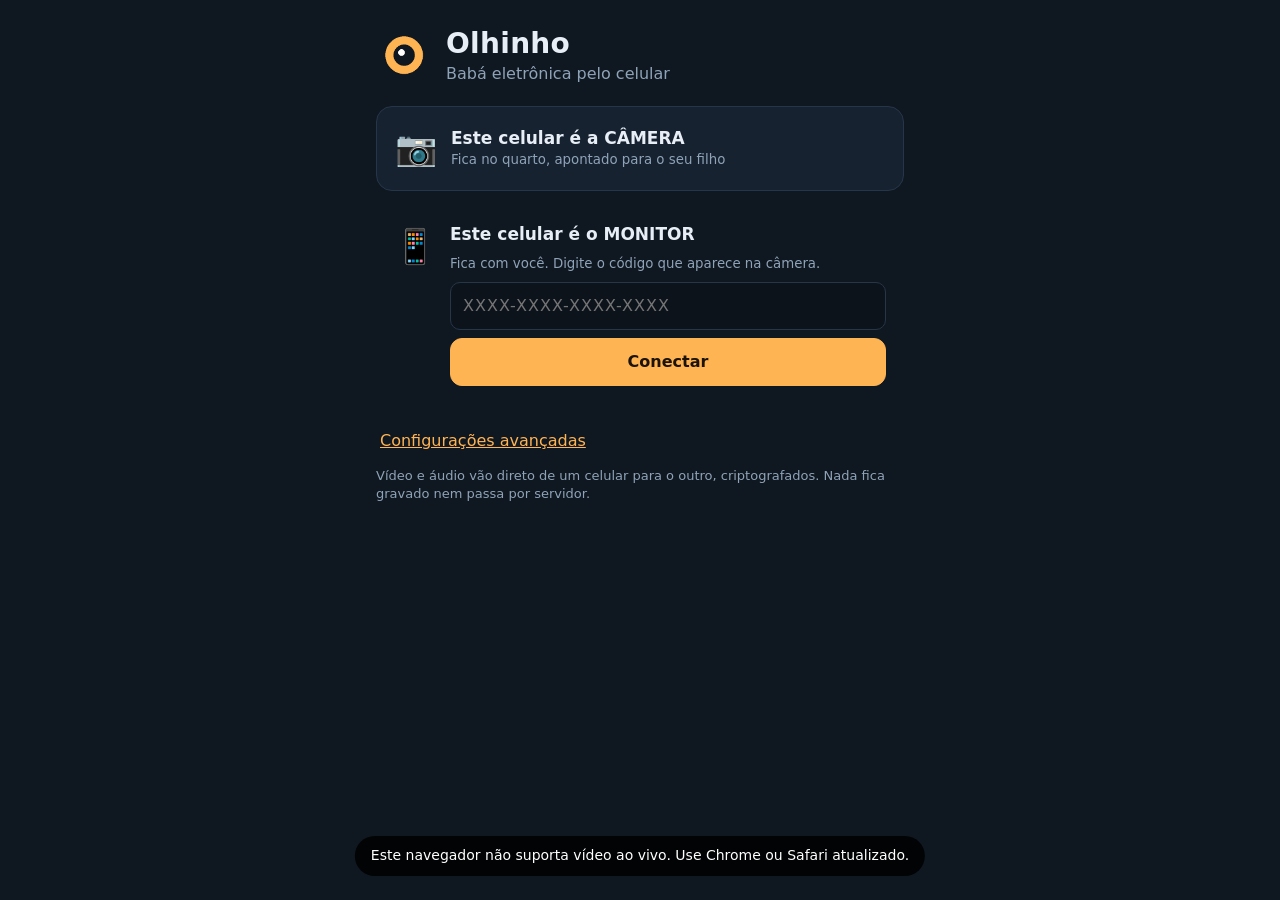
<file: app-olhinho/index.html>
<!doctype html>
<html lang="pt-BR">
<head>
<meta charset="utf-8">
<meta name="viewport" content="width=device-width,initial-scale=1,viewport-fit=cover">
<meta name="theme-color" content="#0f1720">
<meta name="apple-mobile-web-app-capable" content="yes">
<meta name="mobile-web-app-capable" content="yes">
<link rel="manifest" href="manifest.webmanifest">
<link rel="icon" href="icons/icon-192.png">
<link rel="apple-touch-icon" href="icons/icon-192.png">
<title>Olhinho</title>
<link rel="stylesheet" href="style.css">
</head>
<body>
<main>

  <!-- INÍCIO -->
  <section id="s-home">
    <header class="brand">
      <img src="icons/icon-192.png" alt="" width="56" height="56">
      <div><h1>Olhinho</h1><p>Babá eletrônica pelo celular</p></div>
    </header>

    <button class="card" id="btn-role-camera">
      <span class="emoji">📷</span>
      <span><strong>Este celular é a CÂMERA</strong><small>Fica no quarto, apontado para o seu filho</small></span>
    </button>

    <div class="card static">
      <span class="emoji">📱</span>
      <div class="grow">
        <strong>Este celular é o MONITOR</strong>
        <small>Fica com você. Digite o código que aparece na câmera.</small>
        <input id="in-code" type="text" inputmode="text" autocapitalize="characters" autocomplete="off" spellcheck="false" placeholder="XXXX-XXXX-XXXX-XXXX" maxlength="24">
        <button class="primary" id="btn-role-monitor">Conectar</button>
      </div>
    </div>

    <footer>
      <button class="link" id="btn-settings">Configurações avançadas</button>
      <p class="fine">Vídeo e áudio vão direto de um celular para o outro, criptografados. Nada fica gravado nem passa por servidor.</p>
    </footer>
  </section>

  <!-- CÂMERA -->
  <section id="s-camera" hidden>
    <div class="topbar">
      <button class="icon" id="cam-back" aria-label="Parar">✕</button>
      <h2>Câmera</h2>
      <span class="pill" id="cam-signal">…</span>
    </div>

    <div class="preview-wrap"><video id="cam-preview" autoplay muted playsinline></video><span class="badge" id="cam-viewers">Ninguém assistindo</span></div>

    <div class="codebox">
      <small>Código para o monitor</small>
      <div class="code" id="cam-code">----</div>
      <div class="row">
        <button id="cam-share">Compartilhar</button>
        <button id="cam-copy">Copiar</button>
        <button id="cam-newcode">Novo código</button>
      </div>
    </div>

    <div class="stats">
      <div><small>Som no quarto</small><div class="meter"><i id="cam-meter"></i></div></div>
      <div><small id="cam-info">—</small></div>
    </div>

    <div class="row">
      <button id="cam-flip">🔄 Trocar câmera</button>
      <button id="cam-lock">🔒 Bloquear novos acessos</button>
      <button class="primary" id="cam-dim">🌙 Escurecer tela</button>
    </div>
    <p class="fine">Deixe o celular <b>no carregador</b>, com o app aberto, e fora do alcance da criança. Prenda ou esconda o cabo.</p>
  </section>

  <!-- MONITOR -->
  <section id="s-monitor" hidden>
    <div class="topbar">
      <button class="icon" id="mon-back" aria-label="Sair">✕</button>
      <h2>Monitor</h2>
      <span class="pill" id="mon-state">…</span>
    </div>

    <div class="video-wrap" id="mon-wrap">
      <video id="mon-video" autoplay playsinline></video>
      <button class="tap" id="mon-tap" hidden>Toque para ver e ouvir</button>
      <span class="badge" id="mon-info"></span>
    </div>

    <div class="stats">
      <div><small>Som no quarto</small><div class="meter"><i id="mon-meter"></i><b id="mon-thresh"></b></div></div>
      <div class="sens"><small>Sensibilidade do alerta</small><input type="range" id="mon-sens" min="0" max="100" value="50"></div>
    </div>

    <button class="talk" id="mon-talk">🎙️ Segure para falar</button>

    <div class="row">
      <button id="mon-mute">🔊 Som</button>
      <button id="mon-night">🌗 Visão noturna</button>
      <button id="mon-flip">🔄 Trocar câmera</button>
      <button id="mon-full">⛶ Tela cheia</button>
      <button id="mon-dim">🌙 Escurecer</button>
    </div>
    <p class="fine">Mantenha o app aberto. Se você sair dele ou o celular bloquear, os alertas param.</p>
  </section>

</main>

<div id="dim" hidden><p>Toque duas vezes para acender</p></div>
<div id="toast" role="status" aria-live="polite"></div>

<dialog id="dlg-settings">
  <form method="dialog">
    <h3>Configurações avançadas</h3>
    <p class="fine">Só mude se a conexão pela internet móvel (4G/5G) não funcionar. Isso costuma exigir um servidor TURN.</p>
    <label>Servidor de sinalização (opcional)
      <input id="set-signal" type="text" placeholder="vazio = servidor público do PeerJS">
    </label>
    <label>Servidor TURN (opcional)
      <input id="set-turn" type="text" placeholder="turn:servidor:3478  ou  turns:servidor:443">
    </label>
    <label>Usuário TURN<input id="set-turn-user" type="text" autocomplete="off"></label>
    <label>Senha TURN<input id="set-turn-pass" type="password" autocomplete="off"></label>
    <div class="row">
      <button value="cancel">Cancelar</button>
      <button class="primary" id="set-save" value="ok">Salvar</button>
    </div>
  </form>
</dialog>

<script src="lib/peerjs.min.js"></script>
<script src="app.js"></script>
</body>
</html>
</file>
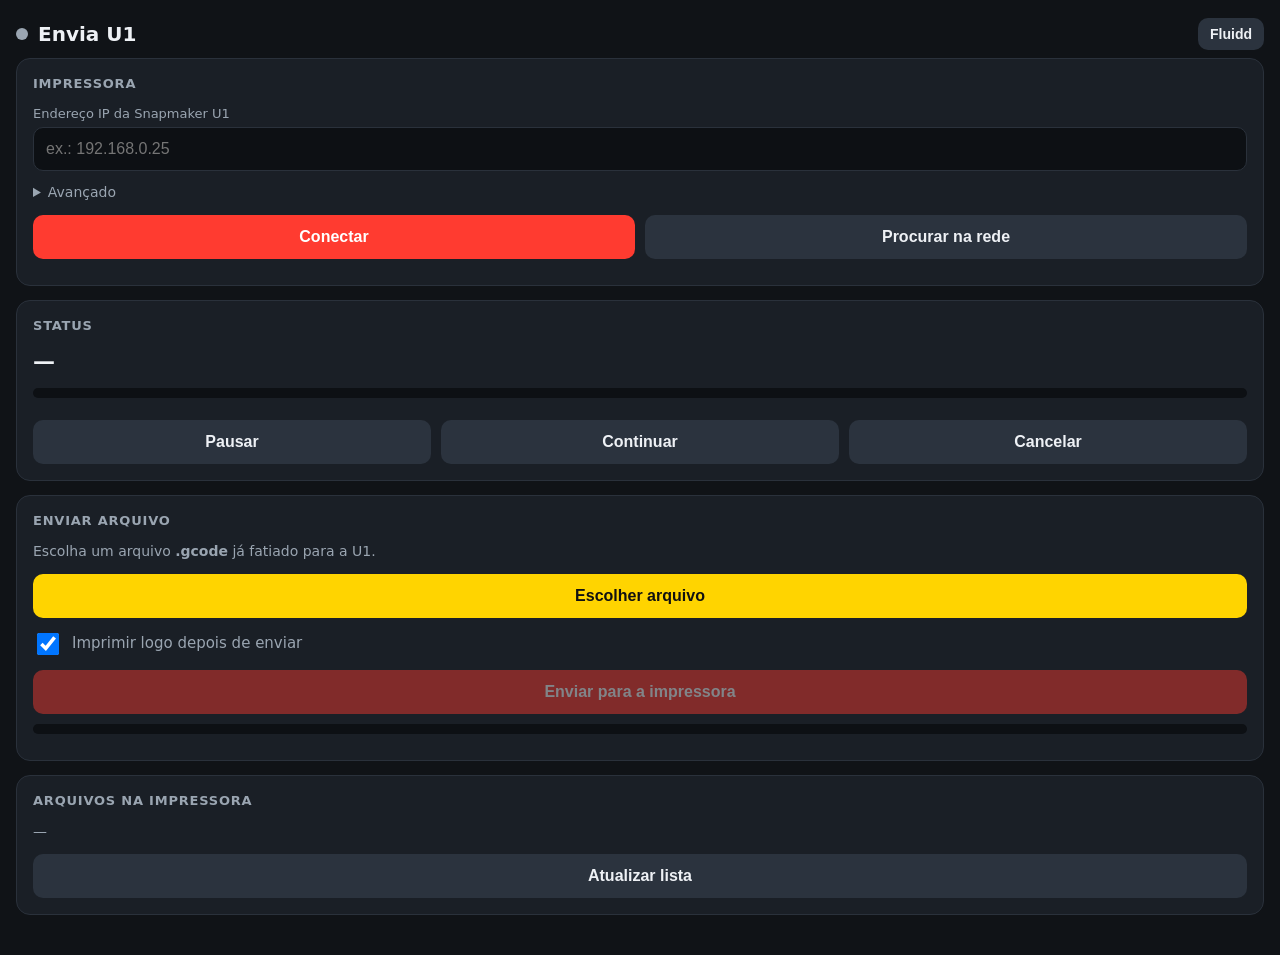
<file: app-impressora/assets/index.html>
<!doctype html>
<html lang="pt-BR">
<head>
<meta charset="utf-8">
<meta name="viewport" content="width=device-width, initial-scale=1, viewport-fit=cover">
<title>Envia U1</title>
<style>
  :root {
    --bg: #101317; --card: #1a1f26; --line: #2a313b; --text: #eef1f5; --muted: #9aa5b1;
    --accent: #ff3b30; --accent2: #ffd400; --ok: #34c759; --warn: #ff9f0a;
  }
  * { box-sizing: border-box; -webkit-tap-highlight-color: transparent; }
  body { margin: 0; background: var(--bg); color: var(--text); font: 16px/1.4 system-ui, Roboto, sans-serif; }
  header { padding: 18px 16px 8px; display: flex; align-items: center; gap: 10px; }
  header h1 { font-size: 20px; margin: 0; flex: 1; }
  .dot { width: 12px; height: 12px; border-radius: 50%; background: var(--muted); }
  .dot.ok { background: var(--ok); } .dot.err { background: var(--accent); }
  main { padding: 0 16px 40px; display: grid; gap: 14px; }
  .card { background: var(--card); border: 1px solid var(--line); border-radius: 14px; padding: 16px; }
  .card h2 { font-size: 13px; letter-spacing: .06em; text-transform: uppercase; color: var(--muted); margin: 0 0 12px; }
  label { display: block; font-size: 13px; color: var(--muted); margin: 10px 0 4px; }
  input[type=text] { width: 100%; padding: 12px; border-radius: 10px; border: 1px solid var(--line); background: #0d1014; color: var(--text); font-size: 16px; }
  button { appearance: none; border: 0; border-radius: 10px; padding: 13px 14px; font-size: 16px; font-weight: 600; background: #2b333e; color: var(--text); }
  button.primary { background: var(--accent); color: #fff; }
  button.yellow { background: var(--accent2); color: #111; }
  button:disabled { opacity: .45; }
  .row { display: flex; gap: 10px; margin-top: 12px; }
  .row > * { flex: 1; }
  .muted { color: var(--muted); font-size: 14px; }
  .big { font-size: 22px; font-weight: 700; }
  .bar { height: 10px; border-radius: 6px; background: #0d1014; overflow: hidden; margin-top: 10px; }
  .bar > div { height: 100%; width: 0; background: var(--accent2); transition: width .3s; }
  .temps { display: flex; flex-wrap: wrap; gap: 8px; margin-top: 10px; }
  .temps span { background: #0d1014; border-radius: 8px; padding: 6px 9px; font-size: 13px; }
  .file { display: flex; align-items: center; gap: 10px; padding: 10px 0; border-top: 1px solid var(--line); }
  .file:first-child { border-top: 0; }
  .file .n { flex: 1; word-break: break-all; font-size: 14px; }
  .file button { padding: 9px 12px; font-size: 14px; }
  .check { display: flex; align-items: center; gap: 10px; margin-top: 12px; font-size: 15px; }
  .check input { width: 22px; height: 22px; }
  .msg { margin-top: 10px; font-size: 14px; white-space: pre-wrap; }
  .msg.err { color: #ff8a80; } .msg.ok { color: #8be59c; } .msg.warn { color: #ffcc80; }
  #found button { width: 100%; margin-top: 8px; }
  details summary { color: var(--muted); font-size: 14px; margin-top: 12px; }
</style>
</head>
<body>
<header>
  <div id="dot" class="dot"></div>
  <h1>Envia U1</h1>
  <button id="btnWeb" style="padding:8px 12px;font-size:14px">Fluidd</button>
</header>
<main>

  <section class="card" id="cardCfg">
    <h2>Impressora</h2>
    <label for="ip">Endereço IP da Snapmaker U1</label>
    <input id="ip" type="text" inputmode="decimal" placeholder="ex.: 192.168.0.25" autocomplete="off">
    <details>
      <summary>Avançado</summary>
      <label for="key">Chave de API do Moonraker (opcional)</label>
      <input id="key" type="text" placeholder="deixe vazio se não usar" autocomplete="off">
    </details>
    <div class="row">
      <button id="btnSave" class="primary">Conectar</button>
      <button id="btnScan">Procurar na rede</button>
    </div>
    <div id="found"></div>
    <div id="cfgMsg" class="msg"></div>
  </section>

  <section class="card">
    <h2>Status</h2>
    <div id="state" class="big">—</div>
    <div id="job" class="muted"></div>
    <div class="bar"><div id="prog"></div></div>
    <div id="temps" class="temps"></div>
    <div class="row">
      <button id="btnPause">Pausar</button>
      <button id="btnResume">Continuar</button>
      <button id="btnCancel">Cancelar</button>
    </div>
  </section>

  <section class="card">
    <h2>Enviar arquivo</h2>
    <div class="muted">Escolha um arquivo <b>.gcode</b> já fatiado para a U1.</div>
    <div class="row"><button id="btnPick" class="yellow">Escolher arquivo</button></div>
    <div id="picked" class="msg"></div>
    <label class="check"><input id="chkPrint" type="checkbox" checked> Imprimir logo depois de enviar</label>
    <div class="row"><button id="btnSend" class="primary" disabled>Enviar para a impressora</button></div>
    <div class="bar"><div id="upbar"></div></div>
    <div id="upMsg" class="msg"></div>
  </section>

  <section class="card">
    <h2>Arquivos na impressora</h2>
    <div id="files" class="muted">—</div>
    <div class="row"><button id="btnFiles">Atualizar lista</button></div>
  </section>

</main>
<script>
const $ = id => document.getElementById(id);
const pend = {};
let seq = 0, picked = null, conectado = false;

function api(method, path) {
  return new Promise(res => {
    const id = 'r' + (++seq);
    pend[id] = res;
    Android.request(id, method, path);
  });
}
window.onResp = (id, status, text) => {
  const f = pend[id]; delete pend[id];
  let json = null; try { json = JSON.parse(text); } catch (e) {}
  f && f({ status, text, json });
};

function msg(el, text, cls) { el.textContent = text; el.className = 'msg ' + (cls || ''); }
function explicar(r) {
  if (r.status === 0) return 'Sem resposta da impressora. Confira o IP e se o celular está no mesmo Wi-Fi.\n(' + r.text + ')';
  if (r.status === 401 || r.status === 403) return 'A impressora recusou a conexão (erro ' + r.status + '). Ela precisa liberar este celular: veja "Avançado" ou o README do app.';
  const m = r.json && r.json.error && r.json.error.message;
  return 'Erro ' + r.status + (m ? ': ' + m : '');
}

// ---------- configuração ----------
const cfg = JSON.parse(Android.getConfig() || '{}');
$('ip').value = cfg.ip || '';
$('key').value = cfg.apikey || '';

$('btnSave').onclick = async () => {
  Android.setConfig($('ip').value, $('key').value);
  msg($('cfgMsg'), 'Conectando…');
  const r = await api('GET', '/server/info');
  if (r.status === 200) {
    const st = r.json.result.klippy_state;
    msg($('cfgMsg'), 'Conectado! (Klipper: ' + st + ')', 'ok');
    conectado = true; $('dot').className = 'dot ok';
    atualizarStatus(); listarArquivos();
  } else {
    conectado = false; $('dot').className = 'dot err';
    msg($('cfgMsg'), explicar(r), 'err');
  }
};

$('btnScan').onclick = () => {
  $('found').innerHTML = '';
  $('btnScan').disabled = true;
  msg($('cfgMsg'), 'Procurando impressoras na rede… (até 1 minuto)');
  Android.scan();
};
window.onScanFound = (ip, st) => {
  const b = document.createElement('button');
  b.textContent = 'Usar ' + ip + (st === 200 ? '' : ' (pede autorização)');
  b.onclick = () => { $('ip').value = ip; $('found').innerHTML = ''; $('btnSave').click(); };
  $('found').appendChild(b);
};
window.onScanDone = (n, info) => {
  $('btnScan').disabled = false;
  if (n === 0) msg($('cfgMsg'), 'Nenhuma impressora encontrada em ' + info + '. Digite o IP que aparece na tela da U1 (Configurações → Wi-Fi).', 'warn');
  else msg($('cfgMsg'), n + ' encontrada(s). Toque para usar.', 'ok');
};

$('btnWeb').onclick = () => Android.openUrl(Android.printerWebUrl());

// ---------- status ----------
const ESTADOS = { standby: 'Livre', printing: 'Imprimindo', paused: 'Pausada', complete: 'Concluída', cancelled: 'Cancelada', error: 'Erro' };
async function atualizarStatus() {
  if (!$('ip').value) return;
  const objs = 'print_stats&display_status&virtual_sdcard&heater_bed&extruder&extruder1&extruder2&extruder3&webhooks';
  const r = await api('GET', '/printer/objects/query?' + objs);
  if (r.status !== 200 || !r.json) {
    $('dot').className = 'dot err'; $('state').textContent = 'Sem conexão'; return;
  }
  $('dot').className = 'dot ok';
  const s = r.json.result.status;
  const ps = s.print_stats || {};
  const wh = s.webhooks || {};
  let estado = ESTADOS[ps.state] || ps.state || '—';
  if (wh.state && wh.state !== 'ready') estado = 'Klipper: ' + wh.state;
  $('state').textContent = estado;
  const pct = Math.round(100 * ((s.display_status && s.display_status.progress) || (s.virtual_sdcard && s.virtual_sdcard.progress) || 0));
  $('prog').style.width = pct + '%';
  let job = '';
  if (ps.filename) {
    job = ps.filename + ' — ' + pct + '%';
    if (ps.print_duration > 0 && pct > 0 && ps.state === 'printing') {
      const resta = ps.print_duration * (100 - pct) / pct;
      job += ' · faltam ~' + Math.round(resta / 60) + ' min';
    }
  }
  $('job').textContent = job;
  const t = [];
  ['extruder', 'extruder1', 'extruder2', 'extruder3'].forEach((k, i) => {
    if (s[k]) t.push('Cabeça ' + (i + 1) + ': ' + Math.round(s[k].temperature) + '°/' + Math.round(s[k].target) + '°');
  });
  if (s.heater_bed) t.push('Mesa: ' + Math.round(s.heater_bed.temperature) + '°/' + Math.round(s.heater_bed.target) + '°');
  $('temps').innerHTML = t.map(x => '<span>' + x + '</span>').join('');
  $('btnPause').disabled = ps.state !== 'printing';
  $('btnResume').disabled = ps.state !== 'paused';
  $('btnCancel').disabled = !(ps.state === 'printing' || ps.state === 'paused');
}
setInterval(() => { if (conectado) atualizarStatus(); }, 4000);

async function comando(path, pergunta) {
  if (pergunta && !confirm(pergunta)) return;
  const r = await api('POST', path);
  if (r.status !== 200) alert(explicar(r));
  setTimeout(atualizarStatus, 800);
}
$('btnPause').onclick = () => comando('/printer/print/pause');
$('btnResume').onclick = () => comando('/printer/print/resume');
$('btnCancel').onclick = () => comando('/printer/print/cancel', 'Cancelar a impressão atual?');

// ---------- enviar ----------
$('btnPick').onclick = () => Android.pickFile();
window.onFilePicked = (nome, tamanho) => {
  picked = nome;
  const mb = tamanho > 0 ? ' (' + (tamanho / 1048576).toFixed(1) + ' MB)' : '';
  const lower = nome.toLowerCase();
  if (lower.endsWith('.3mf') || lower.endsWith('.stl')) {
    msg($('picked'), nome + mb + '\nEste arquivo ainda não foi fatiado. A impressora só aceita .gcode — fatie antes no Snapmaker Orca.', 'err');
    $('btnSend').disabled = true;
    return;
  }
  const aviso = (lower.endsWith('.gcode') || lower.endsWith('.gco') || lower.endsWith('.g')) ? '' : '\nAtenção: o nome não termina em .gcode.';
  msg($('picked'), 'Arquivo: ' + nome + mb + aviso, aviso ? 'warn' : 'ok');
  $('btnSend').disabled = false;
};
$('btnSend').onclick = () => {
  if (!picked) return;
  Android.setConfig($('ip').value, $('key').value);
  let nome = picked.replace(/[\\/:*?"<>|]/g, '_');
  if (!/\.(gcode|gco|g)$/i.test(nome)) nome += '.gcode';
  $('btnSend').disabled = true;
  $('upbar').style.width = '0';
  msg($('upMsg'), 'Enviando…');
  Android.upload(nome, $('chkPrint').checked);
};
window.onUploadProgress = p => { $('upbar').style.width = p + '%'; msg($('upMsg'), 'Enviando… ' + p + '%'); };
window.onUploadDone = (status, text) => {
  $('btnSend').disabled = false;
  if (status === 200 || status === 201) {
    $('upbar').style.width = '100%';
    let started = false;
    try { started = JSON.parse(text).print_started; } catch (e) {}
    msg($('upMsg'), $('chkPrint').checked
      ? (started ? 'Enviado! A impressão começou. 🎉' : 'Enviado! Mas a impressora não iniciou sozinha — confira a tela da U1.')
      : 'Enviado! O arquivo está na impressora.', started || !$('chkPrint').checked ? 'ok' : 'warn');
    conectado = true; atualizarStatus(); listarArquivos();
  } else {
    let json = null; try { json = JSON.parse(text); } catch (e) {}
    msg($('upMsg'), explicar({ status, text, json }), 'err');
  }
};

// ---------- arquivos ----------
async function listarArquivos() {
  const r = await api('GET', '/server/files/list?root=gcodes');
  const box = $('files');
  if (r.status !== 200) { box.textContent = explicar(r); return; }
  const lista = r.json.result.sort((a, b) => b.modified - a.modified).slice(0, 15);
  if (!lista.length) { box.textContent = 'Nenhum arquivo.'; return; }
  box.innerHTML = '';
  lista.forEach(f => {
    const d = document.createElement('div'); d.className = 'file';
    const n = document.createElement('div'); n.className = 'n'; n.textContent = f.path;
    const b = document.createElement('button'); b.textContent = 'Imprimir';
    b.onclick = () => comando('/printer/print/start?filename=' + encodeURIComponent(f.path), 'Imprimir "' + f.path + '" agora?');
    d.append(n, b); box.appendChild(d);
  });
}
$('btnFiles').onclick = listarArquivos;

if (cfg.ip) $('btnSave').click();
</script>
</body>
</html>
</file>
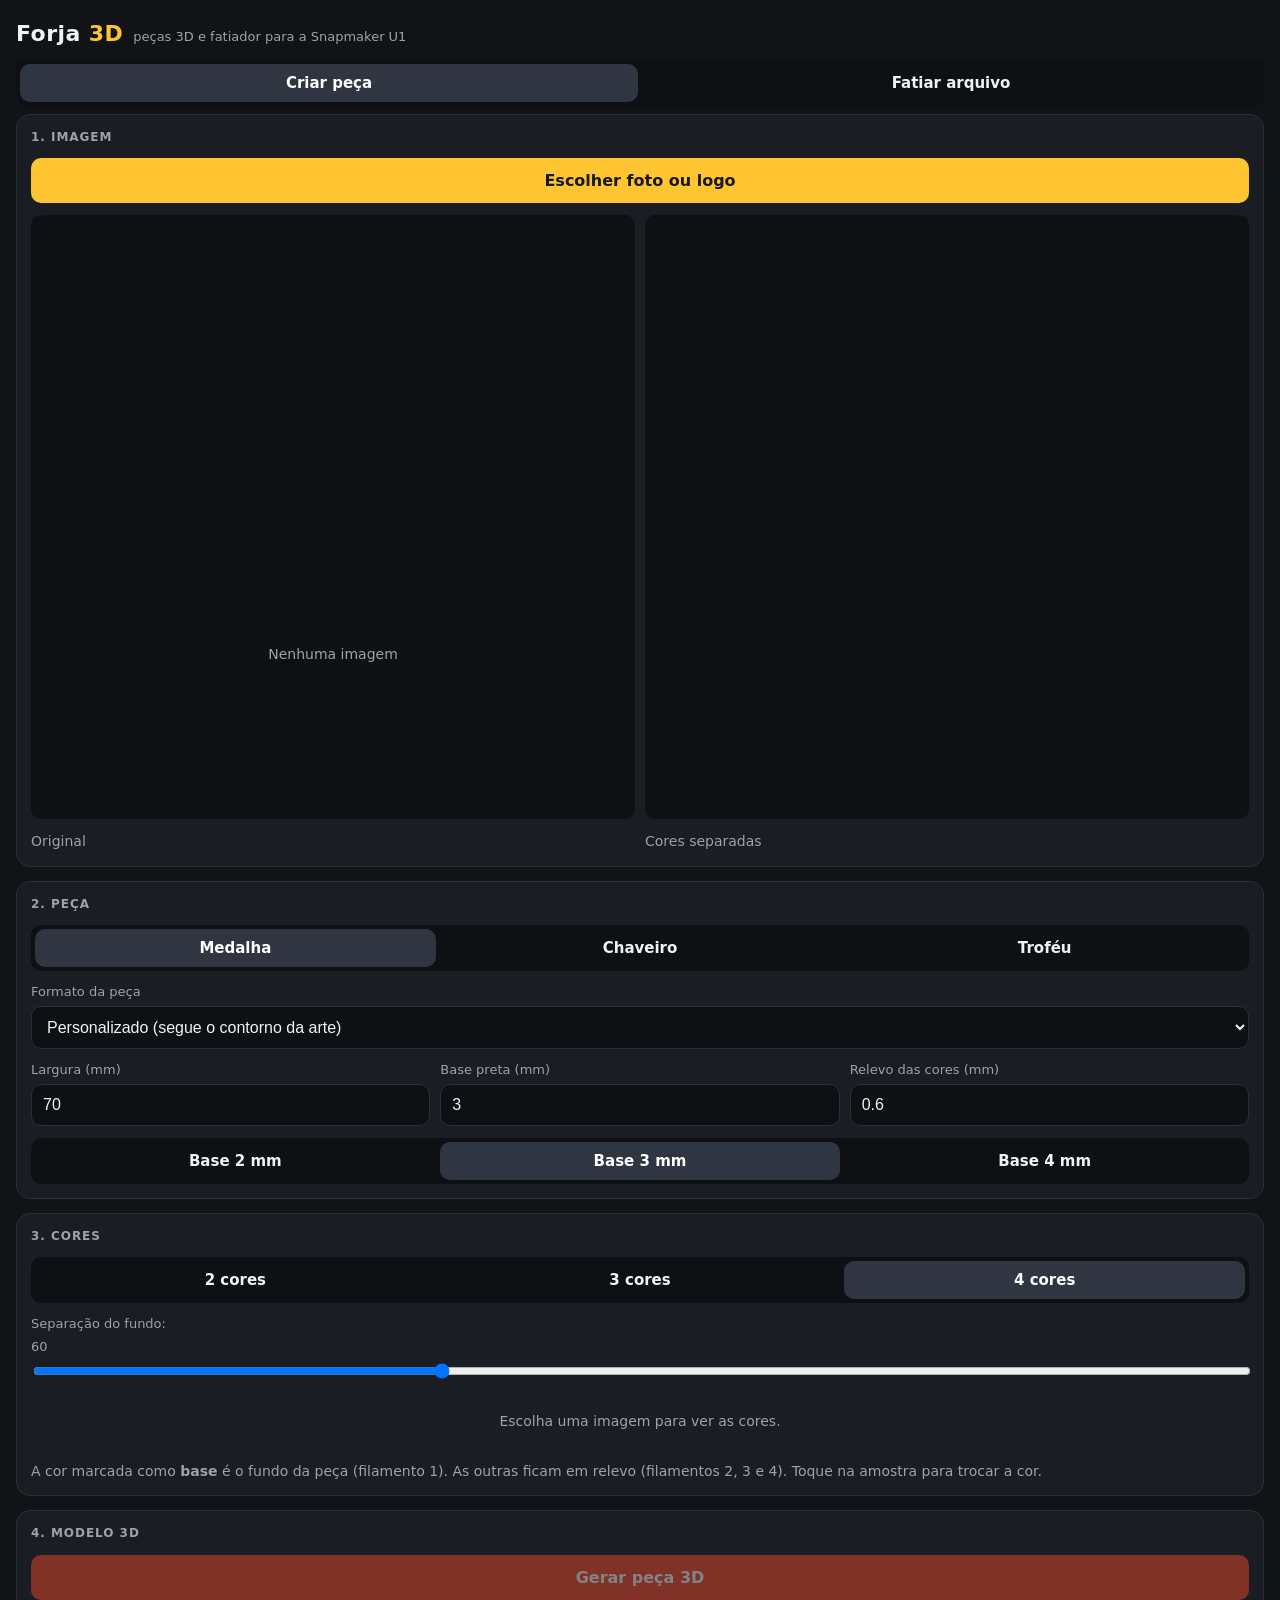
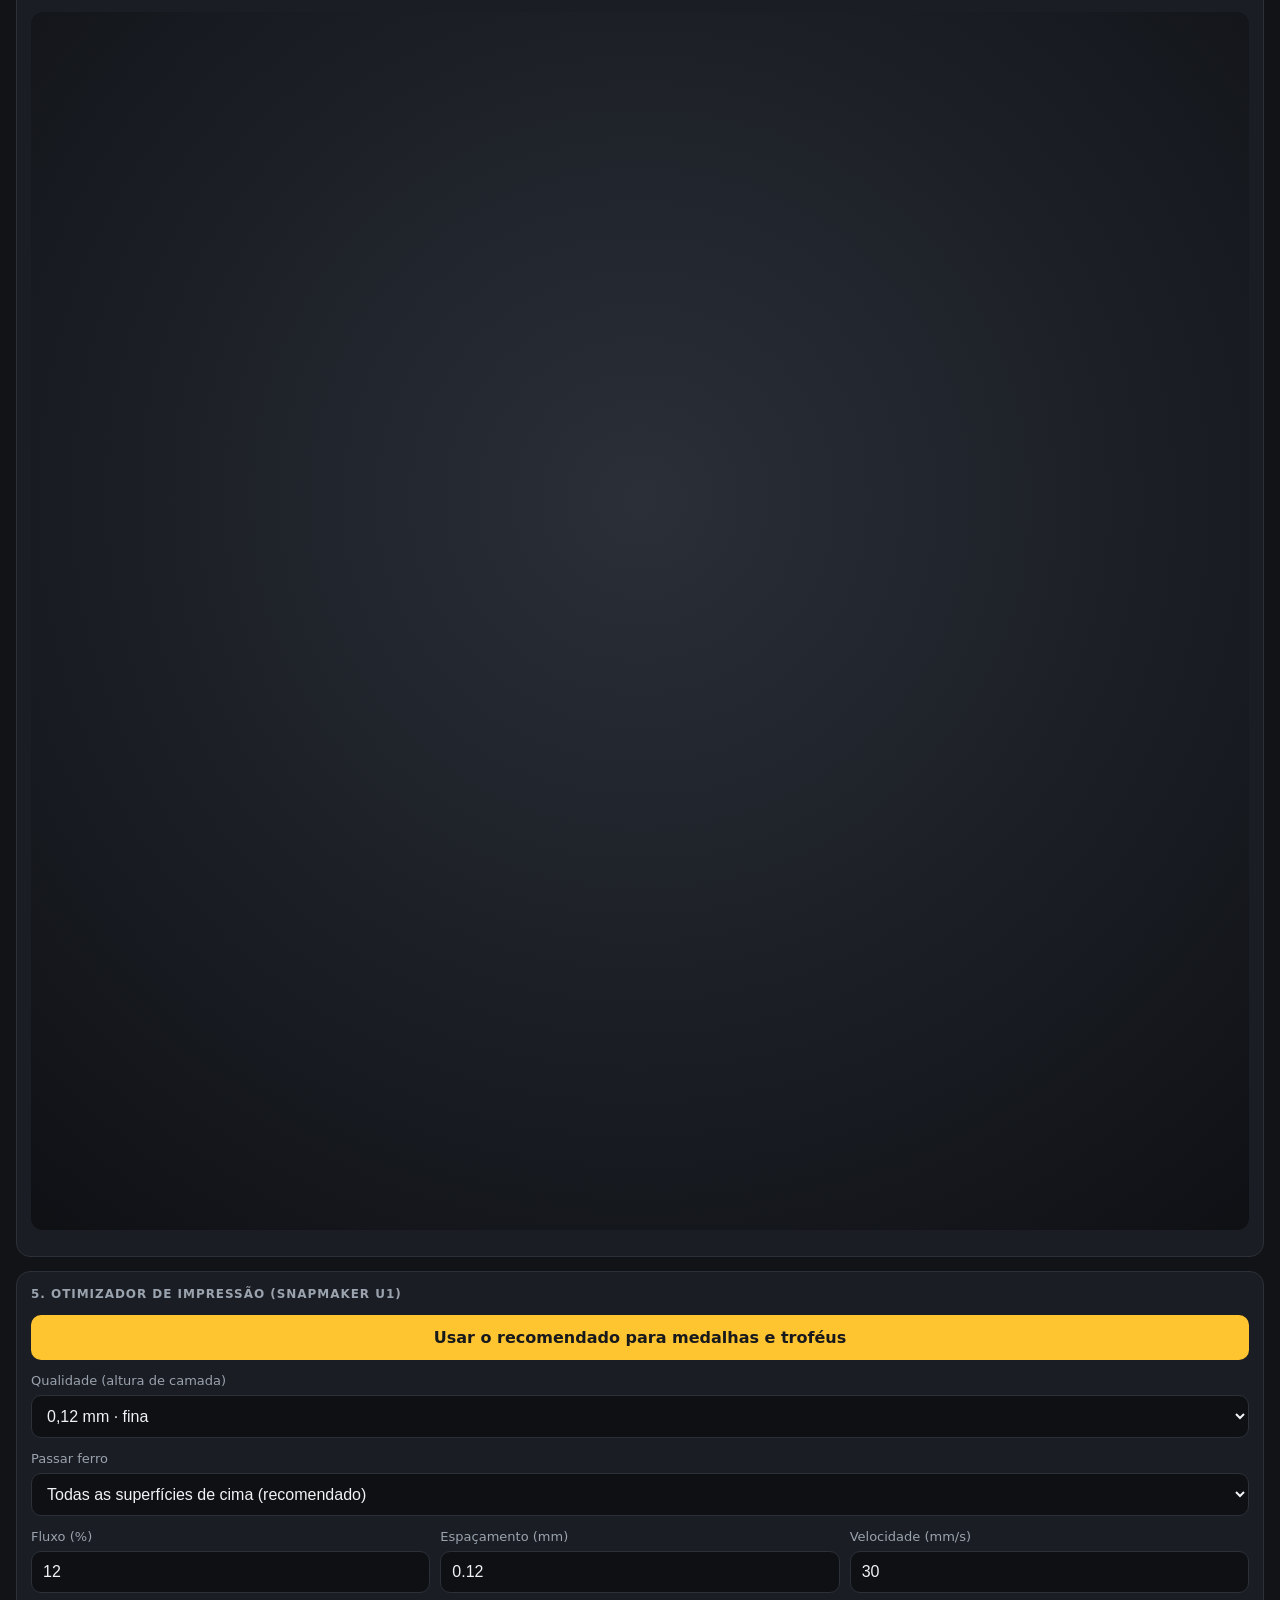
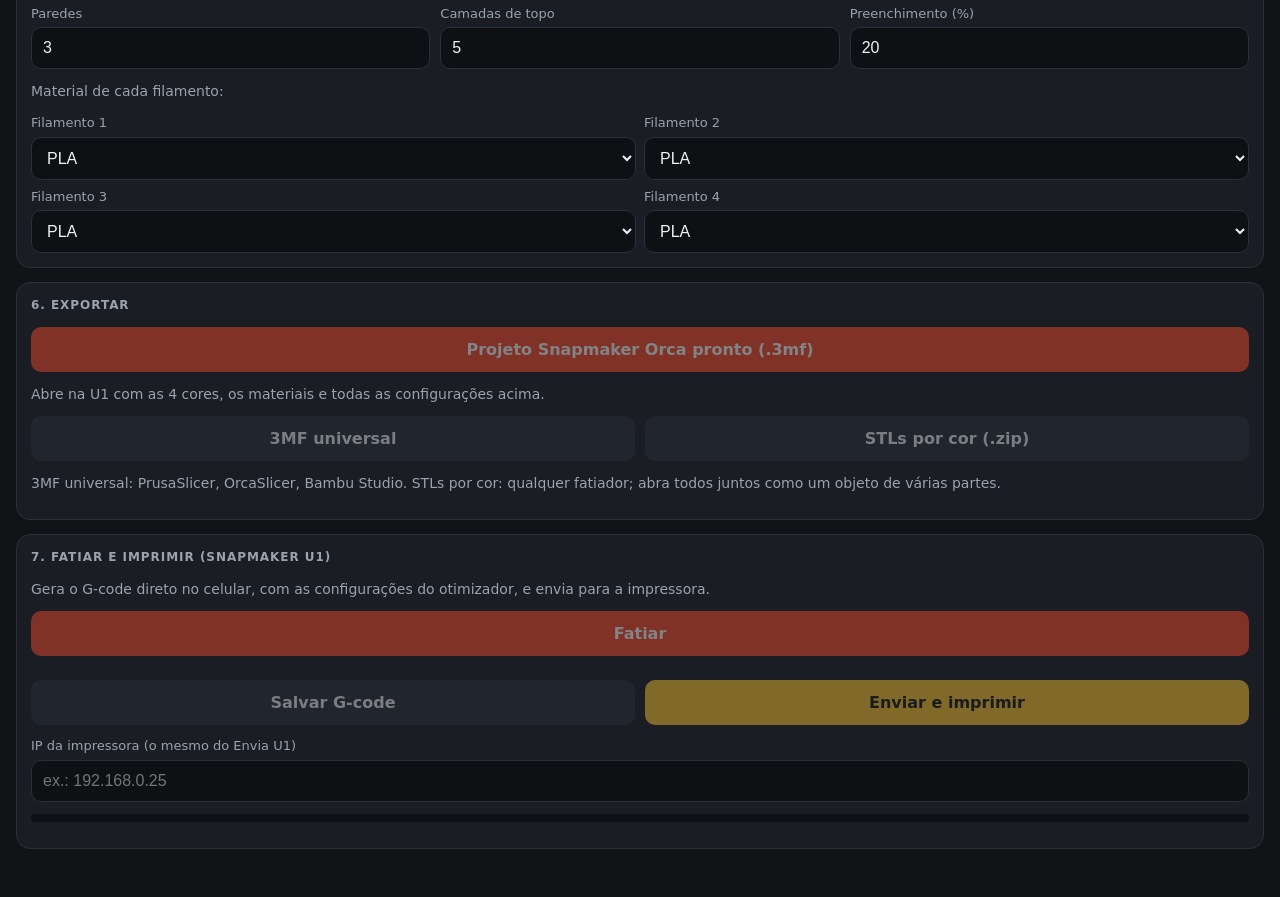
<file: app-medalhas/assets/index.html>
<!doctype html>
<html lang="pt-BR">
<head>
<meta charset="utf-8">
<meta name="viewport" content="width=device-width, initial-scale=1, viewport-fit=cover">
<title>Forja 3D</title>
<style>
  :root {
    --bg: #111317; --card: #1a1d23; --line: #2b3039; --text: #f0f2f5; --muted: #9aa3ae;
    --accent: #ff4d2e; --gold: #ffc531; --ok: #38c172; --err: #ff6b6b;
  }
  * { box-sizing: border-box; -webkit-tap-highlight-color: transparent; }
  html, body { margin: 0; background: var(--bg); color: var(--text); font: 16px/1.45 system-ui, Roboto, sans-serif; }
  header { padding: 18px 16px 6px; display: flex; align-items: baseline; gap: 10px; }
  header h1 { margin: 0; font-size: 22px; letter-spacing: .02em; }
  header h1 b { color: var(--gold); }
  header span { color: var(--muted); font-size: 13px; }
  main { padding: 8px 16px 48px; display: grid; gap: 14px; }
  .card { background: var(--card); border: 1px solid var(--line); border-radius: 14px; padding: 14px; display: grid; gap: 12px; }
  .card h2 { margin: 0; font-size: 12px; text-transform: uppercase; letter-spacing: .08em; color: var(--muted); }
  button { appearance: none; border: 0; border-radius: 10px; padding: 13px 14px; font: 600 16px system-ui, Roboto, sans-serif; background: #2a303a; color: var(--text); }
  button.primary { background: var(--accent); color: #fff; }
  button.gold { background: var(--gold); color: #17191c; }
  button:disabled { opacity: .45; }
  .row { display: flex; gap: 10px; flex-wrap: wrap; }
  .row > * { flex: 1 1 0; min-width: 0; }
  .seg { display: flex; background: #0e1014; border-radius: 10px; padding: 4px; gap: 4px; }
  .seg button { flex: 1; padding: 10px 6px; background: transparent; font-size: 15px; }
  .seg button.on { background: #2f3642; color: #fff; }
  label.f { display: grid; gap: 4px; font-size: 13px; color: var(--muted); }
  input[type=number] { width: 100%; padding: 11px; border-radius: 10px; border: 1px solid var(--line); background: #0e1014; color: var(--text); font-size: 16px; }
  input[type=range] { width: 100%; }
  .imgs { display: grid; grid-template-columns: 1fr 1fr; gap: 10px; }
  .imgs figure { margin: 0; background: #0e1014; border-radius: 10px; aspect-ratio: 1; display: grid; place-items: center; overflow: hidden; }
  .imgs img, .imgs canvas { max-width: 100%; max-height: 100%; }
  .imgs figcaption { font-size: 12px; color: var(--muted); text-align: center; margin-top: 4px; }
  .cores { display: grid; gap: 8px; }
  .cor { display: flex; align-items: center; gap: 10px; background: #0e1014; border-radius: 10px; padding: 8px 10px; }
  .cor input[type=color] { width: 40px; height: 34px; border: 0; padding: 0; background: none; }
  .cor .n { flex: 1; font-size: 14px; }
  .cor .tag { font-size: 12px; padding: 3px 8px; border-radius: 99px; background: #2a303a; color: var(--muted); }
  .cor .tag.base { background: var(--gold); color: #17191c; font-weight: 700; }
  .cor button { padding: 7px 10px; font-size: 13px; }
  #view { width: 100%; aspect-ratio: 1; border-radius: 12px; background: radial-gradient(circle at 50% 40%, #2a2f38, #0e1014); touch-action: none; display: block; }
  .msg { font-size: 14px; color: var(--muted); white-space: pre-wrap; }
  .msg.err { color: var(--err); } .msg.ok { color: var(--ok); }
  .dim { font-variant-numeric: tabular-nums; font-size: 14px; color: var(--muted); }
  .vazio { color: var(--muted); font-size: 14px; text-align: center; padding: 18px 8px; }
  #inFoto { display: none; }
  select { width: 100%; padding: 11px; border-radius: 10px; border: 1px solid var(--line); background: #0e1014; color: var(--text); font-size: 16px; }
  .grade { display: grid; grid-template-columns: repeat(auto-fill, minmax(92px, 1fr)); gap: 8px; }
  .grade button { padding: 8px 6px; font-size: 12px; font-weight: 600; display: grid; gap: 4px; justify-items: center; background: #0e1014; border: 2px solid transparent; }
  .grade button.on { border-color: var(--gold); }
  .grade canvas { width: 72px; height: 48px; }
  .grade2 { display: grid; grid-template-columns: 1fr 1fr; gap: 8px; }
  [hidden] { display: none !important; }
  .abas { margin: 4px 16px 0; }
  #view2 { width: 100%; aspect-ratio: 1; border-radius: 12px; background: radial-gradient(circle at 50% 40%, #2a2f38, #0e1014); touch-action: none; display: block; }
  #inModelo { display: none; }
  .slot { background: #0e1014; border-radius: 10px; padding: 10px; display: grid; gap: 6px; font-size: 13px; }
  .slot .topo { display: flex; align-items: center; gap: 8px; font-weight: 700; font-size: 14px; }
  .bola { width: 22px; height: 22px; border-radius: 50%; border: 2px solid #3a414c; flex: none; }
  .slot select, .slot input[type=color] { padding: 6px; font-size: 13px; }
  .slot button { padding: 7px; font-size: 13px; }
  .mapa { display: flex; align-items: center; gap: 10px; background: #0e1014; border-radius: 10px; padding: 8px 10px; }
  .mapa .n { flex: 1; font-size: 14px; }
  .mapa select { width: auto; flex: 1; }
  .msg.warn { color: #ffcc80; }
  .cvcam, #cvCamada { width: 100%; aspect-ratio: 1; background: #0e1014; border-radius: 12px; display: block; }
  input[type=text] { width: 100%; padding: 11px; border-radius: 10px; border: 1px solid var(--line); background: #0e1014; color: var(--text); font-size: 16px; }
  .bar { height: 8px; border-radius: 6px; background: #0e1014; overflow: hidden; }
  .bar > div { height: 100%; width: 0; background: var(--gold); transition: width .2s; }
</style>
</head>
<body>
<header><h1>Forja <b>3D</b></h1><span>peças 3D e fatiador para a Snapmaker U1</span></header>
<nav class="seg abas" id="abas"><button data-v="criar" class="on">Criar peça</button><button data-v="fatiar">Fatiar arquivo</button></nav>
<main id="abaCriar">
  <section class="card">
    <h2>1. Imagem</h2>
    <input id="inFoto" type="file" accept="image/*">
    <button id="bFoto" class="gold">Escolher foto ou logo</button>
    <div class="imgs">
      <figure><img id="imgOrig" alt=""><div id="semImg" class="vazio">Nenhuma imagem</div></figure>
      <figure><canvas id="cvCores"></canvas></figure>
    </div>
    <div class="row dim"><span>Original</span><span>Cores separadas</span></div>
  </section>

  <section class="card">
    <h2>2. Peça</h2>
    <div class="seg" id="segProd">
      <button data-v="medalha" class="on">Medalha</button>
      <button data-v="chaveiro">Chaveiro</button>
      <button data-v="trofeu">Troféu</button>
    </div>
    <label class="f">Formato da peça
      <select id="selForma">
        <option value="contorno">Personalizado (segue o contorno da arte)</option>
        <option value="circulo">Redondo</option>
        <option value="oval">Oval</option>
        <option value="hexagono">Hexagonal</option>
        <option value="octogono">Octogonal</option>
        <option value="escudo">Escudo</option>
        <option value="estrela">Estrela</option>
      </select></label>
    <div class="row">
      <label class="f">Largura (mm)<input id="nLarg" type="number" min="20" max="250" step="1" value="70"></label>
      <label class="f">Base preta (mm)<input id="nBase" type="number" min="1.5" max="10" step="0.2" value="3"></label>
      <label class="f">Relevo das cores (mm)<input id="nRelevo" type="number" min="0.2" max="3" step="0.2" value="0.6"></label>
    </div>
    <div class="seg" id="segEsp">
      <button data-v="2">Base 2 mm</button>
      <button data-v="3" class="on">Base 3 mm</button>
      <button data-v="4">Base 4 mm</button>
    </div>
    <div id="boxPed" hidden>
      <div class="dim" style="margin:4px 0 8px">Pedestal do troféu: a placa encaixa no topo dele.</div>
      <div id="gradePed" class="grade"></div>
    </div>
  </section>

  <section class="card">
    <h2>3. Cores</h2>
    <div class="seg" id="segCores">
      <button data-v="2">2 cores</button>
      <button data-v="3">3 cores</button>
      <button data-v="4" class="on">4 cores</button>
    </div>
    <label class="f">Separação do fundo: <span id="tolTxt">60</span>
      <input id="rTol" type="range" min="10" max="160" step="5" value="60"></label>
    <div id="listaCores" class="cores"><div class="vazio">Escolha uma imagem para ver as cores.</div></div>
    <div class="dim">A cor marcada como <b>base</b> é o fundo da peça (filamento 1). As outras ficam em relevo (filamentos 2, 3 e 4). Toque na amostra para trocar a cor.</div>
  </section>

  <section class="card">
    <h2>4. Modelo 3D</h2>
    <button id="bGerar" class="primary" disabled>Gerar peça 3D</button>
    <canvas id="view"></canvas>
    <div id="info" class="dim"></div>
  </section>

  <section class="card">
    <h2>5. Otimizador de impressão (Snapmaker U1)</h2>
    <button id="bRecom" class="gold">Usar o recomendado para medalhas e troféus</button>
    <div class="row">
      <label class="f">Qualidade (altura de camada)
        <select id="selQual"><option value="0.12">0,12 mm · fina</option><option value="0.16">0,16 mm · alta</option><option value="0.20">0,20 mm · padrão</option></select></label>
    </div>
    <label class="f">Passar ferro
      <select id="selFerro">
        <option value="no ironing">Desligado</option>
        <option value="top">Todas as superfícies de cima (recomendado)</option>
        <option value="topmost">Só a superfície mais alta</option>
        <option value="solid">Todas as camadas sólidas (lento)</option>
      </select></label>
    <div class="row" id="boxFerro">
      <label class="f">Fluxo (%)<input id="nFerroFluxo" type="number" min="5" max="30" step="1" value="12"></label>
      <label class="f">Espaçamento (mm)<input id="nFerroEsp" type="number" min="0.05" max="0.3" step="0.01" value="0.12"></label>
      <label class="f">Velocidade (mm/s)<input id="nFerroVel" type="number" min="10" max="100" step="5" value="30"></label>
    </div>
    <div class="row">
      <label class="f">Paredes<input id="nParedes" type="number" min="1" max="8" step="1" value="3"></label>
      <label class="f">Camadas de topo<input id="nTopo" type="number" min="2" max="12" step="1" value="5"></label>
      <label class="f">Preenchimento (%)<input id="nInfill" type="number" min="0" max="100" step="5" value="20"></label>
    </div>
    <div class="dim">Material de cada filamento:</div>
    <div id="listaFil" class="grade2"></div>
  </section>

  <section class="card">
    <h2>6. Exportar</h2>
    <button id="bOrca" class="primary" disabled>Projeto Snapmaker Orca pronto (.3mf)</button>
    <div class="dim">Abre na U1 com as 4 cores, os materiais e todas as configurações acima.</div>
    <div class="row">
      <button id="b3mf" disabled>3MF universal</button>
      <button id="bStl" disabled>STLs por cor (.zip)</button>
    </div>
    <div class="dim">3MF universal: PrusaSlicer, OrcaSlicer, Bambu Studio. STLs por cor: qualquer fatiador; abra todos juntos como um objeto de várias partes.</div>
    <div id="msg" class="msg"></div>
  </section>

  <section class="card">
    <h2>7. Fatiar e imprimir (Snapmaker U1)</h2>
    <div class="dim">Gera o G-code direto no celular, com as configurações do otimizador, e envia para a impressora.</div>
    <button id="bFatiar" class="primary" disabled>Fatiar</button>
    <div id="resumoFat" class="dim"></div>
    <div id="boxPrev" hidden>
      <canvas id="cvCamada"></canvas>
      <label class="f">Camada <span id="txtCamada"></span><input id="rCamada" type="range" min="1" max="1" value="1"></label>
    </div>
    <div class="row">
      <button id="bGcode" disabled>Salvar G-code</button>
      <button id="bEnviar" class="gold" disabled>Enviar e imprimir</button>
    </div>
    <label class="f">IP da impressora (o mesmo do Envia U1)<input id="ipU1" type="text" inputmode="decimal" placeholder="ex.: 192.168.0.25"></label>
    <div class="bar"><div id="barEnvio"></div></div>
    <div id="msgEnvio" class="msg"></div>
  </section>
</main>
<main id="abaFatiar" hidden>
  <section class="card">
    <h2>1. Arquivo</h2>
    <input id="inModelo" type="file" accept=".3mf,.stl,model/3mf,model/stl,application/octet-stream">
    <button id="bModelo" class="gold">Abrir 3MF ou STL</button>
    <div id="infoModelo" class="dim">Abra qualquer peça: projetos do Snapmaker Orca, Bambu Studio, OrcaSlicer, PrusaSlicer, 3MF do MakerWorld/Printables ou STL.</div>
    <label class="f" id="boxPlaca" hidden>Placa do projeto<select id="selPlaca"></select></label>
    <div id="avisosModelo" class="msg warn"></div>
    <canvas id="view2"></canvas>
  </section>

  <section class="card">
    <h2>2. Impressora e filamentos</h2>
    <label class="f">IP da Snapmaker U1<input id="ipU1b" type="text" inputmode="decimal" placeholder="ex.: 192.168.0.25"></label>
    <button id="bLerImp">Ler filamentos da impressora</button>
    <div id="slots" class="grade2"></div>
    <div id="msgImp" class="msg"></div>
  </section>

  <section class="card">
    <h2>3. Cores da peça → cabeças da impressora</h2>
    <div id="mapaCores" class="cores"><div class="vazio">Abra um arquivo para ver as cores.</div></div>
    <button id="bAutoMapa">Combinar automaticamente pela cor</button>
  </section>

  <section class="card">
    <h2>4. Configuração</h2>
    <label class="f">Configurações
      <select id="selOrigem"><option value="arquivo">Usar as do arquivo (como foram salvas no fatiador)</option><option value="perfil">Usar um perfil do app</option></select></label>
    <div id="resumoCfg" class="dim"></div>
    <label class="f" id="boxPreset">Perfil
      <select id="selPreset"></select></label>
    <div id="descPreset" class="dim"></div>
    <div class="row">
      <label class="f">Suportes
        <select id="selSup"><option value="auto">Do arquivo/perfil</option><option value="off">Sem suporte</option><option value="mesa">Só a partir da mesa</option><option value="tudo">Em todo lugar</option></select></label>
      <label class="f">Brim (mm)<input id="nBrim" type="number" min="0" max="10" step="1" placeholder="do arquivo/perfil"></label>
    </div>
    <div class="row">
      <label class="f">Passar ferro
        <select id="selFerro2"><option value="preset">Do arquivo/perfil</option><option value="no ironing">Desligado</option><option value="top">Superfícies de cima</option><option value="topmost">Só a mais alta</option></select></label>
      <label class="f">Preenchimento (%)<input id="nInfill2" type="number" min="0" max="100" step="5" placeholder="do arquivo/perfil"></label>
    </div>
  </section>

  <section class="card">
    <h2>5. Fatiar e imprimir</h2>
    <button id="bFatiar2" class="primary" disabled>Fatiar</button>
    <div id="resumo2" class="dim"></div>
    <div id="boxPrev2" hidden>
      <canvas id="cvCamada2" class="cvcam"></canvas>
      <label class="f">Camada <span id="txtCamada2"></span><input id="rCamada2" type="range" min="1" max="1" value="1"></label>
    </div>
    <div class="row">
      <button id="bGcode2" disabled>Salvar G-code</button>
      <button id="bEnviar2" class="gold" disabled>Enviar e imprimir</button>
    </div>
    <div class="bar"><div id="barEnvio2"></div></div>
    <div id="msg2" class="msg"></div>
  </section>
</main>
<script src="lib/clipper.js"></script>
<script src="lib/earcut.min.js"></script>
<script src="lib/three.min.js"></script>
<script src="perfis_u1.js"></script>
<script src="motor.js"></script>
<script src="modelo_u1.js"></script>
<script src="fatiador.js"></script>
<script src="malhas.js"></script>
<script src="app.js"></script>
<script src="fatiar_arquivo.js"></script>
</body>
</html>
</file>
<file: app-olhinho/style.css>
:root{
  --bg:#0f1720; --card:#172230; --line:#26364a; --text:#e8eef6; --mute:#8fa3b8;
  --accent:#ffb454; --ok:#3ddc97; --bad:#ff5d5d;
  color-scheme:dark;
}
*{box-sizing:border-box;-webkit-tap-highlight-color:transparent}
html,body{margin:0;background:var(--bg);color:var(--text);font:16px/1.4 system-ui,-apple-system,"Segoe UI",Roboto,sans-serif}
main{max-width:560px;margin:0 auto;padding:max(16px,env(safe-area-inset-top)) 16px max(24px,env(safe-area-inset-bottom))}
section{display:flex;flex-direction:column;gap:14px}
[hidden]{display:none!important}
h1,h2,h3,p{margin:0}
small{color:var(--mute);display:block}
.fine{font-size:13px;color:var(--mute)}

.brand{display:flex;align-items:center;gap:14px;margin:8px 0 6px}
.brand img{border-radius:14px}
.brand h1{font-size:28px;letter-spacing:.3px}
.brand p{color:var(--mute)}

button{font:inherit;color:var(--text);background:var(--card);border:1px solid var(--line);border-radius:12px;padding:12px 14px;min-height:46px;cursor:pointer}
button:active{filter:brightness(1.25)}
button.primary{background:var(--accent);border-color:var(--accent);color:#1b1305;font-weight:700}
button.link{background:none;border:0;color:var(--accent);text-decoration:underline;min-height:0;padding:4px}
button.icon{min-height:40px;width:40px;padding:0;font-size:18px}
button[aria-pressed=true]{outline:2px solid var(--accent)}

.card{display:flex;gap:14px;align-items:center;text-align:left;width:100%;padding:18px;border-radius:16px}
.card.static{align-items:flex-start;cursor:default}
.card .emoji{font-size:34px}
.card strong{display:block;font-size:17px}
.card .grow{flex:1;display:flex;flex-direction:column;gap:8px}
input[type=text],input[type=password]{width:100%;font:inherit;color:var(--text);background:#0c131b;border:1px solid var(--line);border-radius:10px;padding:12px;letter-spacing:1px}
footer{display:flex;flex-direction:column;gap:10px;margin-top:8px;align-items:flex-start}

.topbar{display:flex;align-items:center;gap:12px}
.topbar h2{flex:1;font-size:20px}
.pill{font-size:13px;padding:5px 10px;border-radius:99px;background:var(--card);border:1px solid var(--line);color:var(--mute)}
.pill.ok{color:var(--ok);border-color:var(--ok)}
.pill.bad{color:var(--bad);border-color:var(--bad)}
.pill.wait{color:var(--accent);border-color:var(--accent)}

.preview-wrap,.video-wrap{position:relative;background:#000;border-radius:14px;overflow:hidden;aspect-ratio:4/3}
.preview-wrap video,.video-wrap video{width:100%;height:100%;object-fit:contain;display:block;background:#000}
.badge{position:absolute;left:8px;bottom:8px;background:rgba(0,0,0,.6);padding:4px 9px;border-radius:99px;font-size:12px}
.tap{position:absolute;inset:0;background:rgba(0,0,0,.65);border:0;border-radius:0;font-weight:700;font-size:18px}
.video-wrap:fullscreen{border-radius:0;aspect-ratio:auto}

.codebox{background:var(--card);border:1px solid var(--line);border-radius:14px;padding:14px;display:flex;flex-direction:column;gap:10px}
.code{font:700 22px/1.2 ui-monospace,Menlo,Consolas,monospace;letter-spacing:2px;color:var(--accent);word-break:break-all}
.row{display:flex;flex-wrap:wrap;gap:8px}
.row>button{flex:1 1 auto}

.stats{display:grid;gap:10px;background:var(--card);border:1px solid var(--line);border-radius:14px;padding:12px}
.meter{position:relative;height:12px;background:#0c131b;border-radius:99px;overflow:hidden;margin-top:6px}
.meter i{position:absolute;inset:0 auto 0 0;width:0;background:linear-gradient(90deg,var(--ok),var(--accent),var(--bad));transition:width .25s}
.meter b{position:absolute;top:0;bottom:0;width:2px;background:#fff;opacity:.8}
.sens input{width:100%;margin-top:6px}
.alert .meter,.alert{animation:blink .6s 3}
@keyframes blink{50%{box-shadow:0 0 0 3px var(--bad)}}

.talk{background:#1d3a2f;border-color:var(--ok);font-weight:700;font-size:18px;min-height:64px;touch-action:none;user-select:none;-webkit-user-select:none;-webkit-touch-callout:none}
.talk.on{background:var(--ok);color:#06210f}

#dim{position:fixed;inset:0;background:#000;z-index:50;display:flex;align-items:flex-end;justify-content:center;padding:40px;color:#222;font-size:14px}
#toast{position:fixed;left:50%;bottom:24px;transform:translate(-50%,40px);opacity:0;background:#000d;color:#fff;padding:10px 16px;border-radius:99px;font-size:14px;transition:.25s;pointer-events:none;z-index:60;max-width:90vw;text-align:center}
#toast.show{transform:translate(-50%,0);opacity:1}

dialog{background:var(--card);color:var(--text);border:1px solid var(--line);border-radius:16px;width:min(92vw,460px);padding:18px}
dialog::backdrop{background:#000a}
dialog form{display:flex;flex-direction:column;gap:12px}
dialog label{display:flex;flex-direction:column;gap:6px;font-size:14px;color:var(--mute)}
</file>
